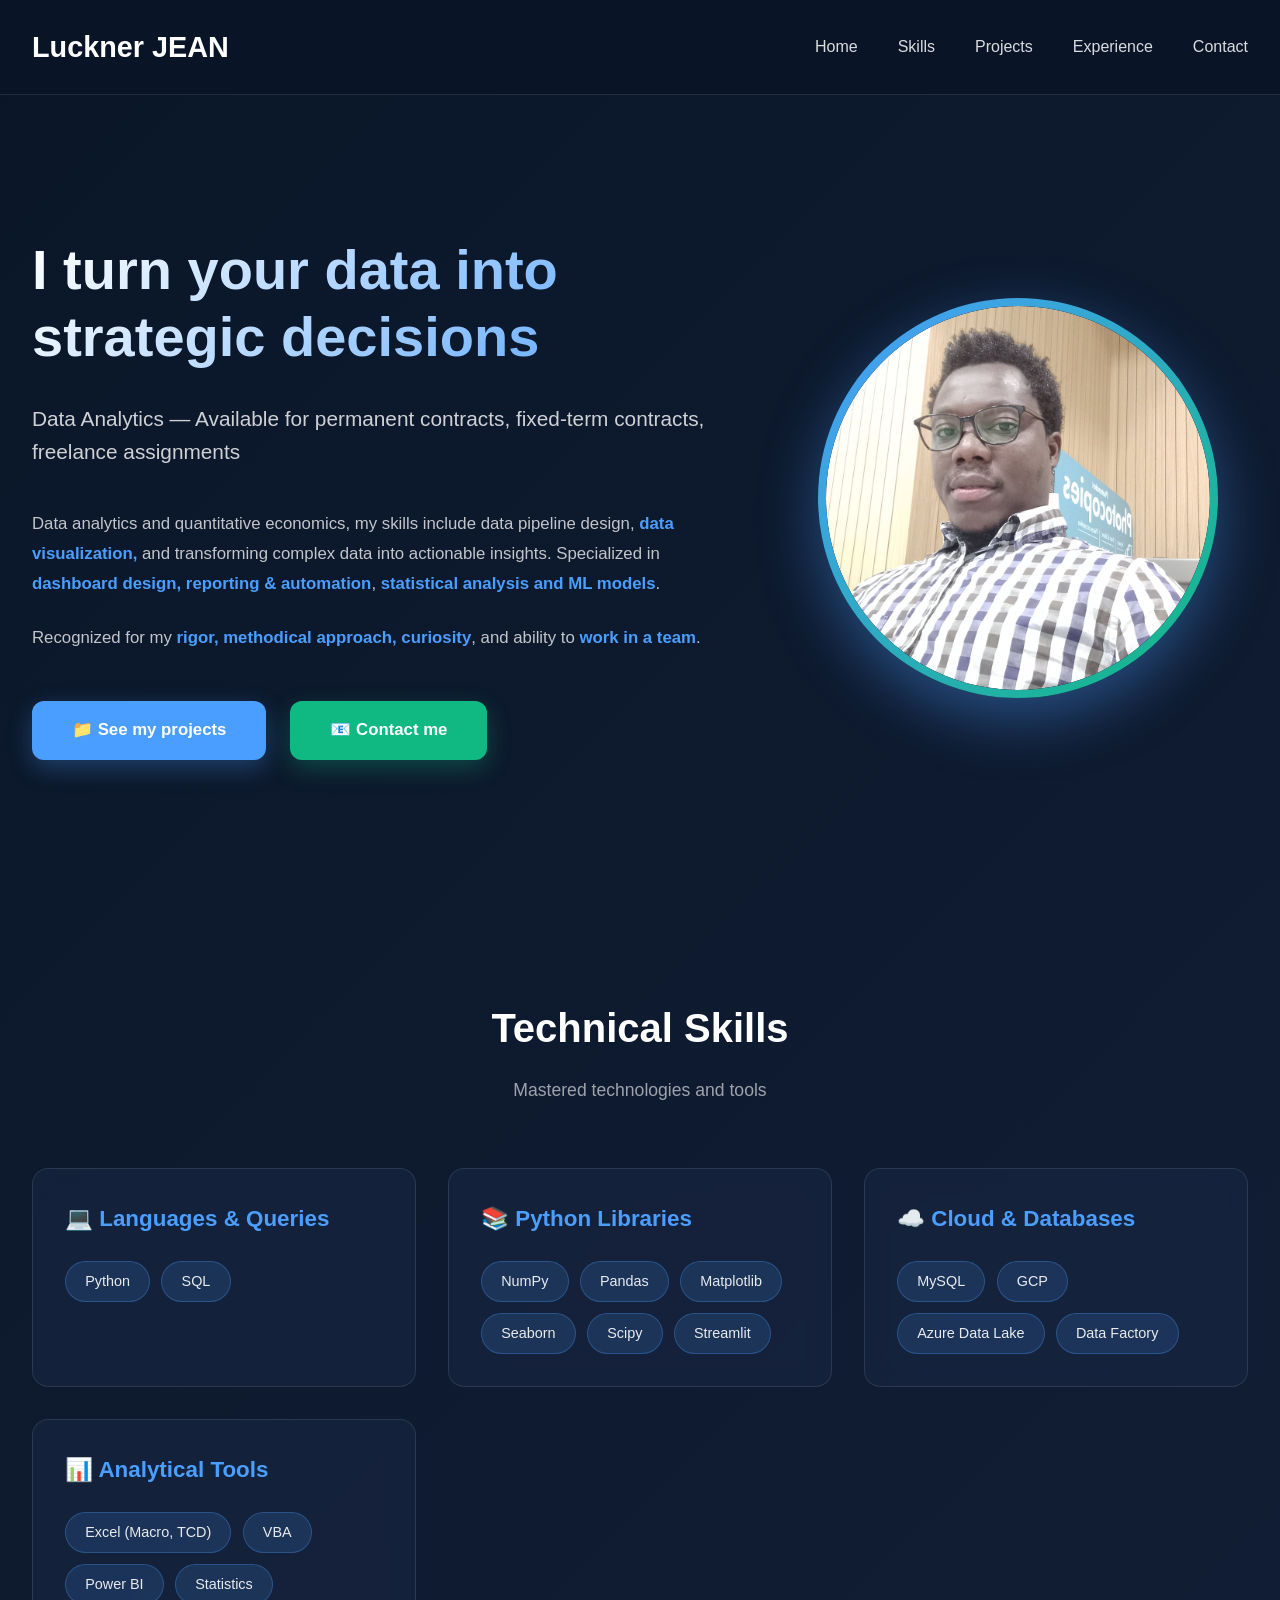
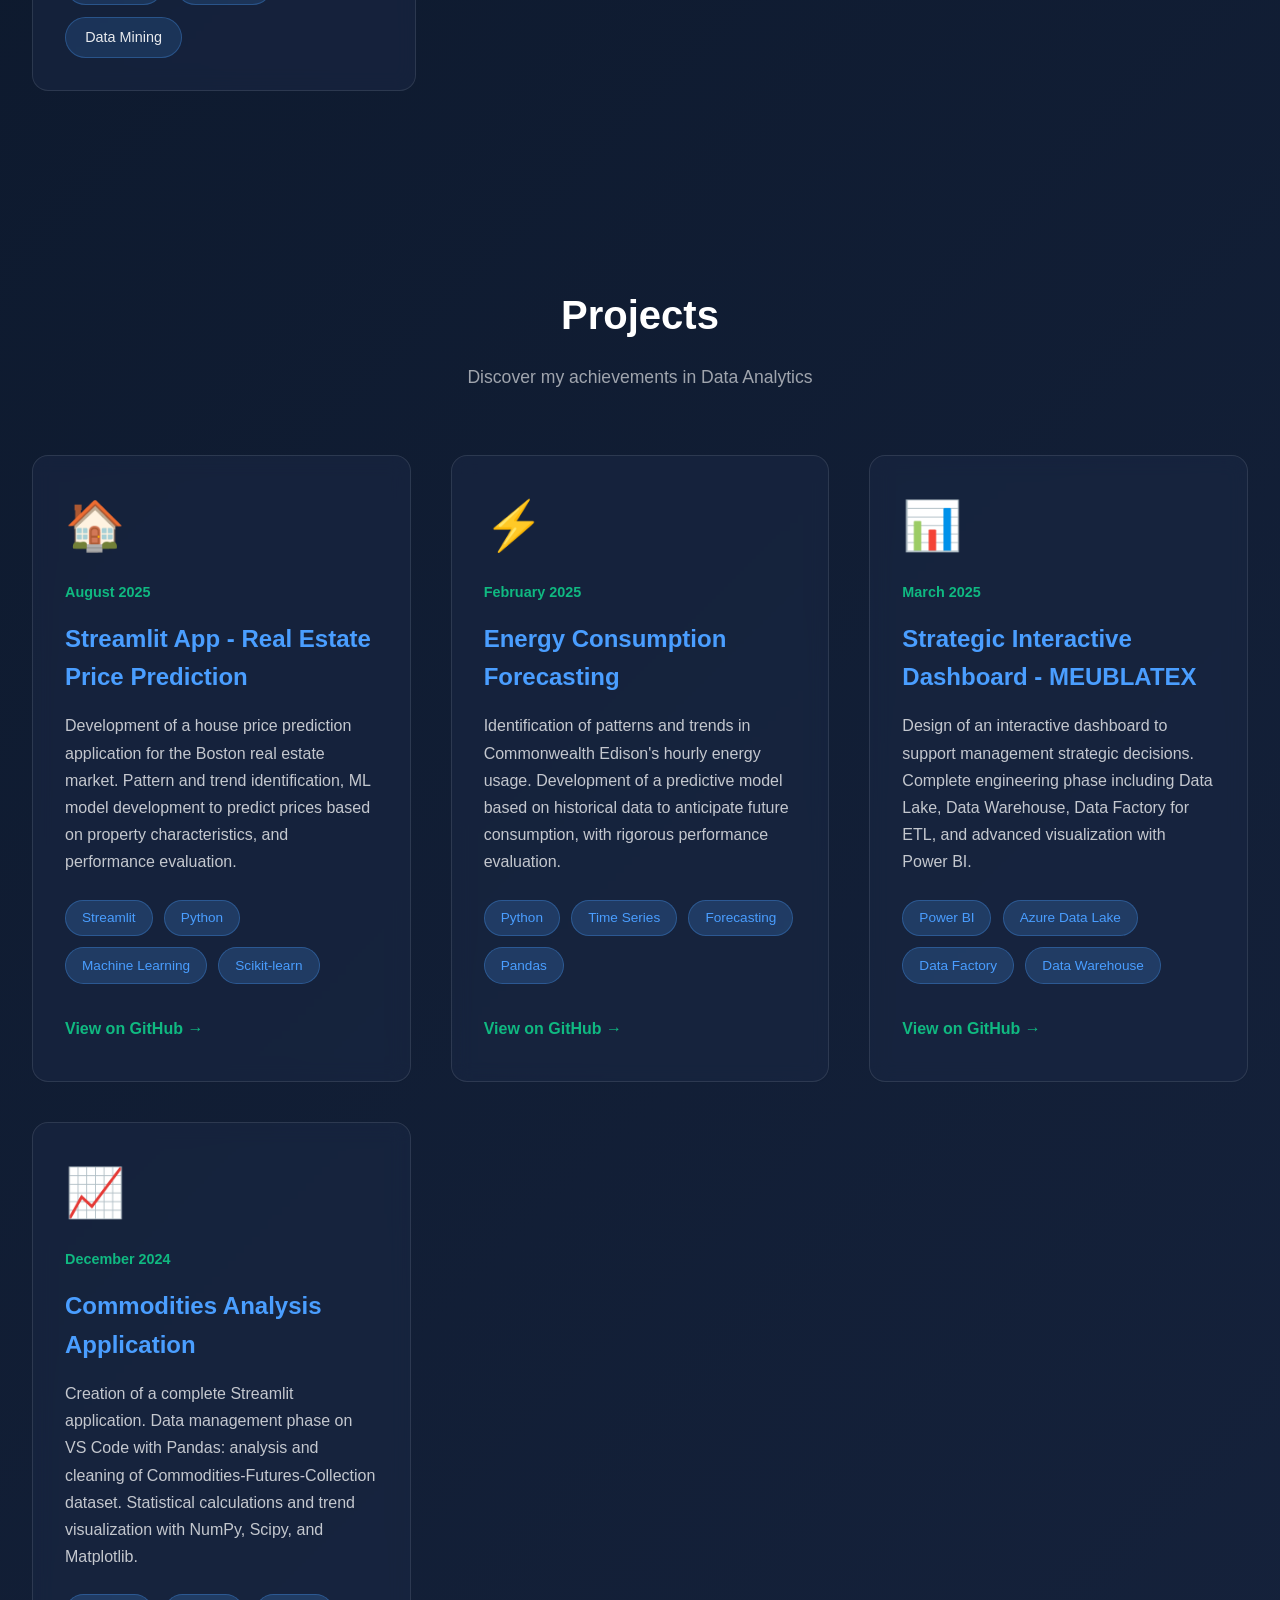
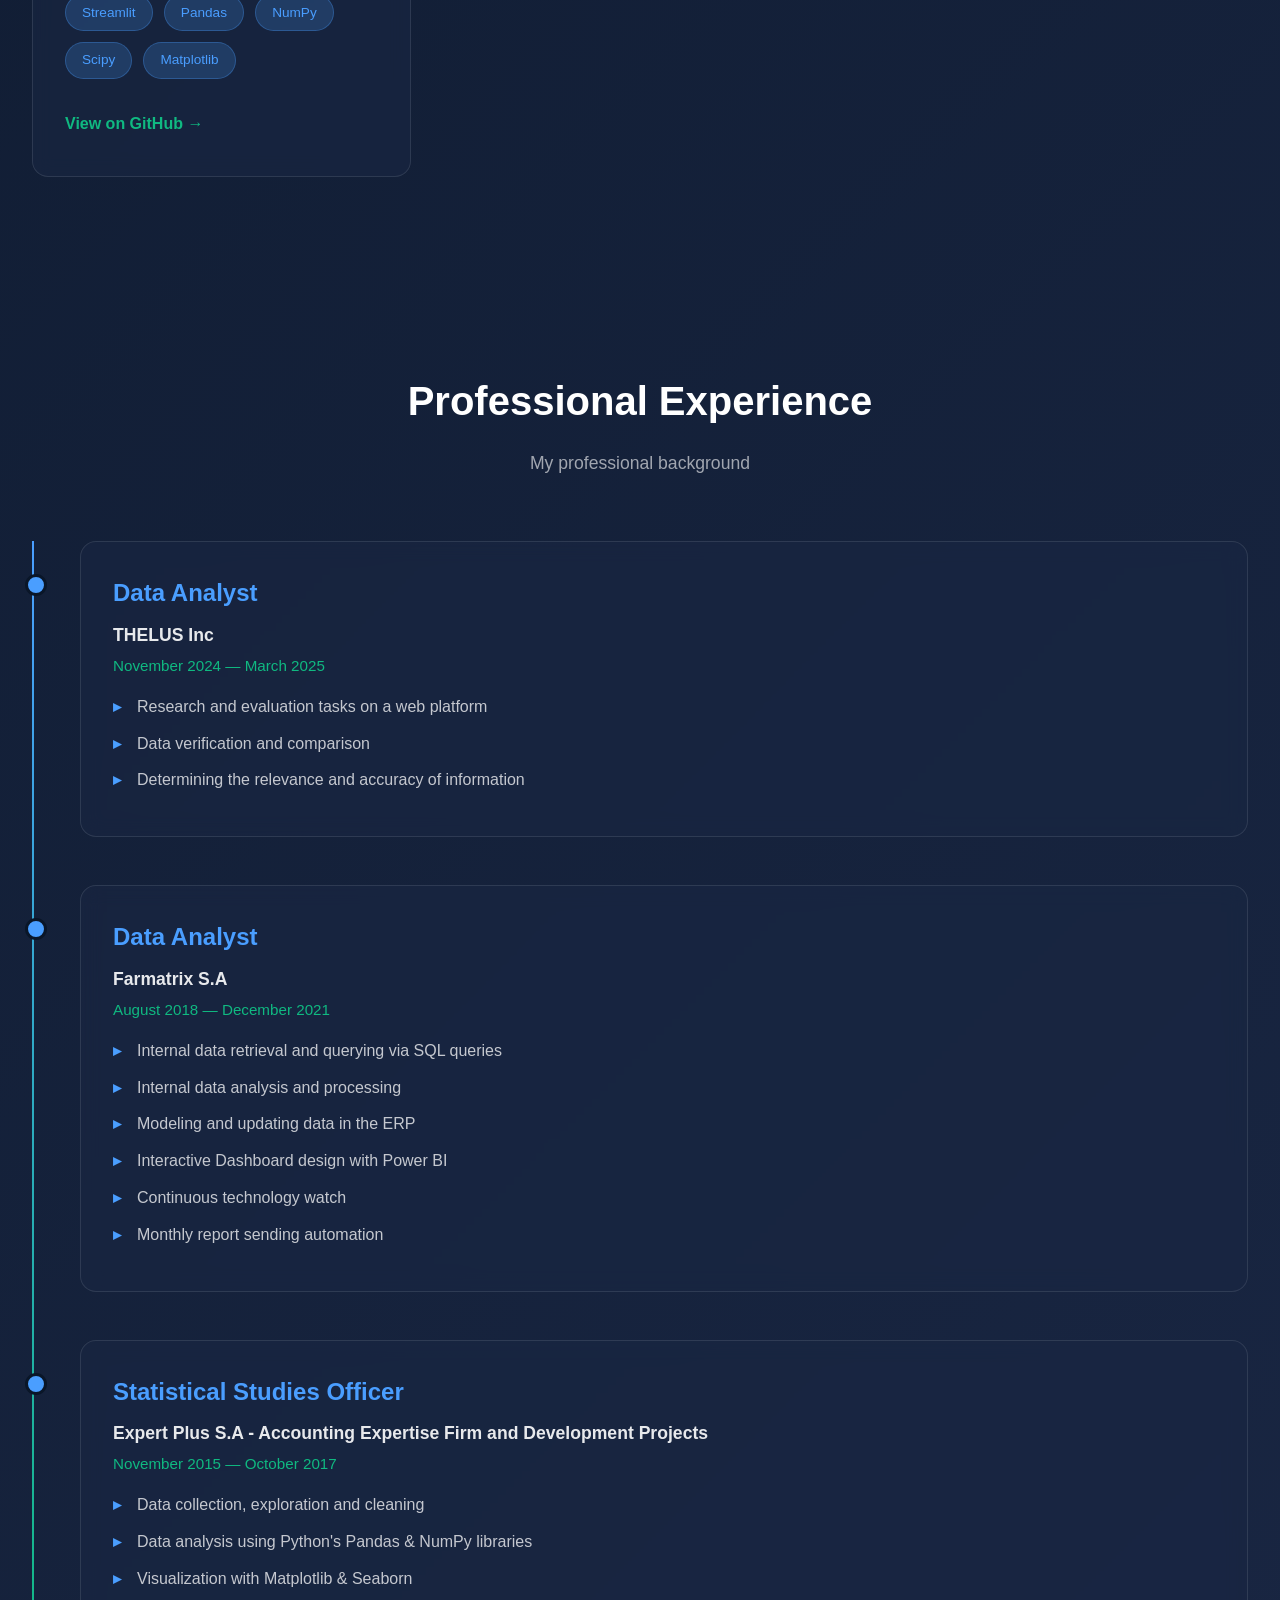
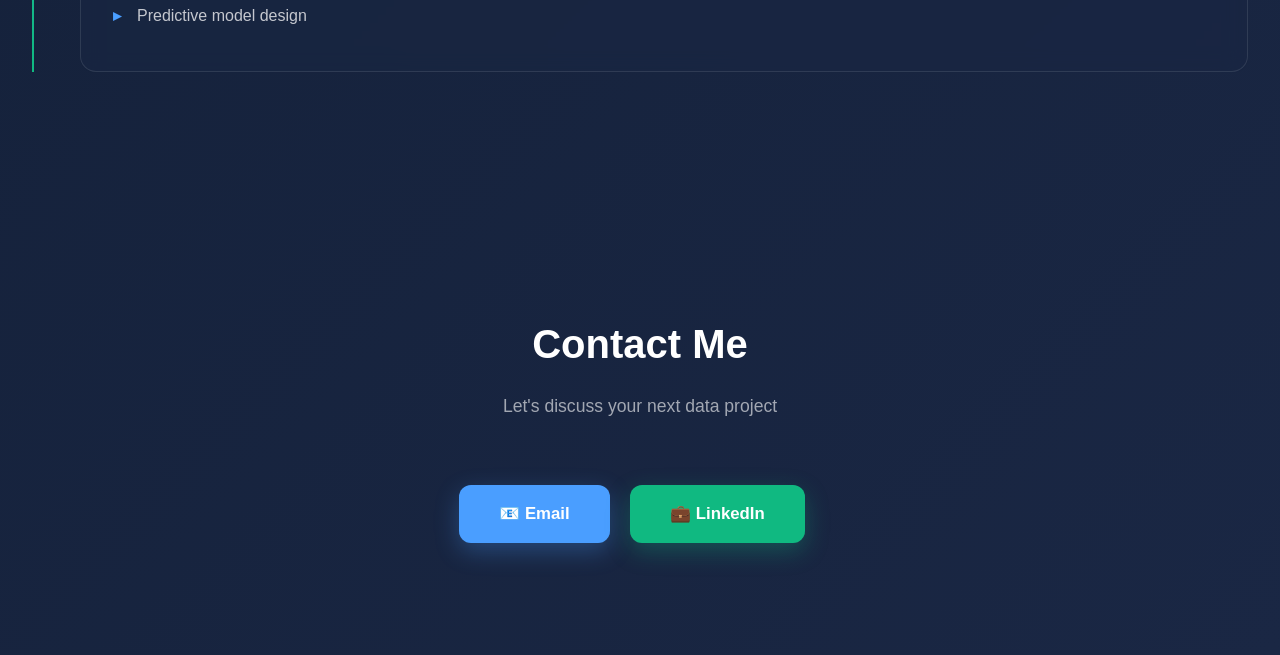
<file: index.html>
<!DOCTYPE html>
<html lang="fr">
<head>
    <meta charset="UTF-8">
    <meta name="viewport" content="width=device-width, initial-scale=1.0">
    <title>Luckner JEAN - Portfolio Data Analytics</title>
    <style>
        * {
            margin: 0;
            padding: 0;
            box-sizing: border-box;
        }

        body {
            font-family: -apple-system, BlinkMacSystemFont, 'Segoe UI', Roboto, Oxygen, Ubuntu, Cantarell, sans-serif;
            background: linear-gradient(135deg, #0a1628 0%, #1a2744 100%);
            color: #fff;
            line-height: 1.6;
        }

        nav {
            background: rgba(10, 22, 40, 0.95);
            padding: 1.5rem 0;
            position: fixed;
            width: 100%;
            top: 0;
            z-index: 1000;
            backdrop-filter: blur(10px);
            border-bottom: 1px solid rgba(255, 255, 255, 0.1);
        }

        .nav-container {
            max-width: 1400px;
            margin: 0 auto;
            padding: 0 2rem;
            display: flex;
            justify-content: space-between;
            align-items: center;
        }

        .logo {
            font-size: 1.8rem;
            font-weight: 700;
            color: #fff;
        }

        .nav-links {
            display: flex;
            gap: 2.5rem;
            list-style: none;
        }

        .nav-links a {
            color: rgba(255, 255, 255, 0.85);
            text-decoration: none;
            font-weight: 500;
            transition: color 0.3s;
            font-size: 1rem;
        }

        .nav-links a:hover {
            color: #4a9eff;
        }

        .hero {
            max-width: 1400px;
            margin: 0 auto;
            padding: 12rem 2rem 6rem;
            display: grid;
            grid-template-columns: 1.2fr 0.8fr;
            gap: 4rem;
            align-items: center;
            min-height: 100vh;
        }

        .hero-content h1 {
            font-size: 3.5rem;
            font-weight: 700;
            line-height: 1.2;
            margin-bottom: 2rem;
            background: linear-gradient(135deg, #fff 0%, #4a9eff 100%);
            -webkit-background-clip: text;
            -webkit-text-fill-color: transparent;
            background-clip: text;
        }

        .hero-subtitle {
            font-size: 1.3rem;
            color: rgba(255, 255, 255, 0.8);
            margin-bottom: 2.5rem;
            font-weight: 400;
        }

        .hero-description {
            font-size: 1.05rem;
            color: rgba(255, 255, 255, 0.75);
            margin-bottom: 1.5rem;
            line-height: 1.8;
        }

        .hero-description strong {
            color: #4a9eff;
            font-weight: 600;
        }

        .cta-buttons {
            display: flex;
            gap: 1.5rem;
            margin-top: 3rem;
        }

        .btn {
            padding: 1rem 2.5rem;
            border-radius: 12px;
            text-decoration: none;
            font-weight: 600;
            font-size: 1.05rem;
            transition: all 0.3s;
            display: inline-flex;
            align-items: center;
            gap: 0.7rem;
            cursor: pointer;
            border: none;
        }

        .btn-primary {
            background: #4a9eff;
            color: #fff;
            box-shadow: 0 8px 25px rgba(74, 158, 255, 0.3);
        }

        .btn-primary:hover {
            background: #3a8eef;
            transform: translateY(-2px);
            box-shadow: 0 12px 35px rgba(74, 158, 255, 0.4);
        }

        .btn-secondary {
            background: #10b981;
            color: #fff;
            box-shadow: 0 8px 25px rgba(16, 185, 129, 0.3);
        }

        .btn-secondary:hover {
            background: #059669;
            transform: translateY(-2px);
            box-shadow: 0 12px 35px rgba(16, 185, 129, 0.4);
        }

        .hero-image {
            position: relative;
            display: flex;
            justify-content: center;
            align-items: center;
        }

        .profile-circle {
            width: 400px;
            height: 400px;
            border-radius: 50%;
            background: linear-gradient(135deg, #4a9eff 0%, #10b981 100%);
            padding: 8px;
            box-shadow: 0 20px 60px rgba(74, 158, 255, 0.4);
            animation: float 6s ease-in-out infinite;
        }

        .profile-image {
            width: 100%;
            height: 100%;
            border-radius: 50%;
            background: #1a2744;
            display: flex;
            align-items: center;
            justify-content: center;
            font-size: 8rem;
            overflow: hidden;
            position: relative;
        }

        .profile-image img {
            width: 100%;
            height: 100%;
            object-fit: cover;
            border-radius: 50%;
        }

        @keyframes float {
            0%, 100% { transform: translateY(0px); }
            50% { transform: translateY(-20px); }
        }

        section {
            max-width: 1400px;
            margin: 0 auto;
            padding: 6rem 2rem;
        }

        .section-title {
            font-size: 2.5rem;
            text-align: center;
            margin-bottom: 1rem;
            color: #fff;
        }

        .section-subtitle {
            text-align: center;
            color: rgba(255, 255, 255, 0.6);
            margin-bottom: 4rem;
            font-size: 1.1rem;
        }

        .skills-grid {
            display: grid;
            grid-template-columns: repeat(auto-fit, minmax(300px, 1fr));
            gap: 2rem;
        }

        .skill-category {
            background: rgba(26, 39, 68, 0.6);
            border-radius: 16px;
            padding: 2rem;
            border: 1px solid rgba(255, 255, 255, 0.1);
            backdrop-filter: blur(10px);
        }

        .skill-category h3 {
            color: #4a9eff;
            margin-bottom: 1.5rem;
            font-size: 1.4rem;
            display: flex;
            align-items: center;
            gap: 0.7rem;
        }

        .skill-list {
            display: flex;
            flex-wrap: wrap;
            gap: 0.7rem;
        }

        .skill-tag {
            padding: 0.5rem 1.2rem;
            background: rgba(74, 158, 255, 0.15);
            border-radius: 25px;
            font-size: 0.9rem;
            color: rgba(255, 255, 255, 0.9);
            border: 1px solid rgba(74, 158, 255, 0.3);
        }

        .projects-grid {
            display: grid;
            grid-template-columns: repeat(auto-fit, minmax(350px, 1fr));
            gap: 2.5rem;
        }

        .project-card {
            background: rgba(26, 39, 68, 0.6);
            border-radius: 16px;
            padding: 2rem;
            border: 1px solid rgba(255, 255, 255, 0.1);
            transition: all 0.3s;
            backdrop-filter: blur(10px);
        }

        .project-card:hover {
            transform: translateY(-8px);
            box-shadow: 0 12px 40px rgba(74, 158, 255, 0.3);
            border-color: rgba(74, 158, 255, 0.5);
        }

        .project-icon {
            font-size: 3rem;
            margin-bottom: 1rem;
        }

        .project-date {
            color: #10b981;
            font-size: 0.9rem;
            font-weight: 600;
            margin-bottom: 1rem;
        }

        .project-card h3 {
            font-size: 1.5rem;
            margin-bottom: 1rem;
            color: #4a9eff;
        }

        .project-card p {
            color: rgba(255, 255, 255, 0.75);
            margin-bottom: 1.5rem;
            line-height: 1.7;
        }

        .project-tags {
            display: flex;
            flex-wrap: wrap;
            gap: 0.7rem;
            margin-bottom: 1.5rem;
        }

        .tag {
            padding: 0.4rem 1rem;
            background: rgba(74, 158, 255, 0.2);
            border-radius: 20px;
            font-size: 0.85rem;
            color: #4a9eff;
            border: 1px solid rgba(74, 158, 255, 0.3);
        }

        .project-link {
            display: inline-block;
            color: #10b981;
            text-decoration: none;
            font-weight: 600;
            transition: all 0.3s;
            padding: 0.5rem 0;
        }

        .project-link:hover {
            color: #4a9eff;
            transform: translateX(5px);
        }

        .experience-timeline {
            position: relative;
            padding-left: 3rem;
        }

        .experience-timeline::before {
            content: '';
            position: absolute;
            left: 0;
            top: 0;
            bottom: 0;
            width: 2px;
            background: linear-gradient(180deg, #4a9eff 0%, #10b981 100%);
        }

        .experience-item {
            position: relative;
            margin-bottom: 3rem;
            background: rgba(26, 39, 68, 0.6);
            border-radius: 16px;
            padding: 2rem;
            border: 1px solid rgba(255, 255, 255, 0.1);
            backdrop-filter: blur(10px);
        }

        .experience-item::before {
            content: '';
            position: absolute;
            left: -3.5rem;
            top: 2rem;
            width: 16px;
            height: 16px;
            border-radius: 50%;
            background: #4a9eff;
            border: 3px solid #0a1628;
        }

        .experience-header {
            margin-bottom: 1rem;
        }

        .experience-title {
            font-size: 1.5rem;
            color: #4a9eff;
            margin-bottom: 0.5rem;
        }

        .experience-company {
            font-size: 1.1rem;
            color: rgba(255, 255, 255, 0.9);
            font-weight: 600;
        }

        .experience-date {
            color: #10b981;
            font-size: 0.95rem;
            margin-top: 0.3rem;
        }

        .experience-tasks {
            list-style: none;
            margin-top: 1rem;
        }

        .experience-tasks li {
            color: rgba(255, 255, 255, 0.75);
            margin-bottom: 0.7rem;
            padding-left: 1.5rem;
            position: relative;
            line-height: 1.6;
        }

        .experience-tasks li::before {
            content: '▸';
            position: absolute;
            left: 0;
            color: #4a9eff;
            font-weight: bold;
        }

        @media (max-width: 968px) {
            .hero {
                grid-template-columns: 1fr;
                text-align: center;
                padding-top: 10rem;
            }

            .hero-content h1 {
                font-size: 2.5rem;
            }

            .cta-buttons {
                justify-content: center;
            }

            .nav-links {
                gap: 1.5rem;
                font-size: 0.9rem;
            }

            .profile-circle {
                width: 300px;
                height: 300px;
            }

            .profile-image {
                font-size: 6rem;
            }

            .experience-timeline {
                padding-left: 2rem;
            }

            .experience-item::before {
                left: -2.5rem;
            }
        }

        @media (max-width: 640px) {
            .nav-links {
                display: none;
            }

            .hero-content h1 {
                font-size: 2rem;
            }

            .cta-buttons {
                flex-direction: column;
            }

            .projects-grid, .skills-grid {
                grid-template-columns: 1fr;
            }
        }
    </style>
</head>
<body>
    <nav>
        <div class="nav-container">
            <div class="logo">Luckner JEAN</div>
            <ul class="nav-links">
                <li><a href="#home">Home</a></li>
                <li><a href="#skills">Skills</a></li>
                <li><a href="#projects">Projects</a></li>
                <li><a href="#experience">Experience</a></li>
                <li><a href="#contact">Contact</a></li>
            </ul>
        </div>
    </nav>

    <section class="hero" id="home">
        <div class="hero-content">
            <h1>I turn your data into strategic decisions</h1>
            
            <p class="hero-subtitle">Data Analytics — Available for permanent contracts, fixed-term contracts, freelance assignments</p>
            
            <p class="hero-description">
                Data analytics and quantitative economics, my skills include data pipeline design, <strong>data visualization,</strong> and transforming complex data into actionable insights. Specialized in <strong>dashboard design, reporting & automation</strong>, <strong>statistical analysis and ML models</strong>.
            </p>
            
            <p class="hero-description">
               Recognized for my <strong>rigor, methodical approach, curiosity</strong>, and ability to <strong>work in a team</strong>.
            </p>

            <div class="cta-buttons">
                <a href="#projects" class="btn btn-primary">
                    📁 See my projects
                </a>
                <a href="#contact" class="btn btn-secondary">
                    📧 Contact me
                </a>
            </div>
        </div>

        <div class="hero-image">
            <div class="profile-circle">
                <div class="profile-image">
                    <img src="profile.jpg" alt="Luckner JEAN">
                </div>
            </div>
        </div>
    </section>

    <section id="skills">
        <h2 class="section-title">Technical Skills</h2>
        <p class="section-subtitle">Mastered technologies and tools</p>
        
        <div class="skills-grid">
            <div class="skill-category">
                <h3>💻 Languages & Queries</h3>
                <div class="skill-list">
                    <span class="skill-tag">Python</span>
                    <span class="skill-tag">SQL</span>
                </div>
            </div>

            <div class="skill-category">
                <h3>📚 Python Libraries</h3>
                <div class="skill-list">
                    <span class="skill-tag">NumPy</span>
                    <span class="skill-tag">Pandas</span>
                    <span class="skill-tag">Matplotlib</span>
                    <span class="skill-tag">Seaborn</span>
                    <span class="skill-tag">Scipy</span>
                    <span class="skill-tag">Streamlit</span>
                </div>
            </div>

            <div class="skill-category">
                <h3>☁️ Cloud & Databases</h3>
                <div class="skill-list">
                    <span class="skill-tag">MySQL</span>
                    <span class="skill-tag">GCP</span>
                    <span class="skill-tag">Azure Data Lake</span>
                    <span class="skill-tag">Data Factory</span>
                </div>
            </div>

            <div class="skill-category">
                <h3>📊 Analytical Tools</h3>
                <div class="skill-list">
                    <span class="skill-tag">Excel (Macro, TCD)</span>
                    <span class="skill-tag">VBA</span>
                    <span class="skill-tag">Power BI</span>
                    <span class="skill-tag">Statistics</span>
                    <span class="skill-tag">Data Mining</span>
                </div>
            </div>
        </div>
    </section>

    <section id="projects">
        <h2 class="section-title">Projects</h2>
        <p class="section-subtitle">Discover my achievements in Data Analytics</p>
        
        <div class="projects-grid">
            <!-- PROJET 1 -->
            <div class="project-card">
                <div class="project-icon">🏠</div>
                <div class="project-date">August 2025</div>
                <h3>Streamlit App - Real Estate Price Prediction</h3>
                <p>Development of a house price prediction application for the Boston real estate market. Pattern and trend identification, ML model development to predict prices based on property characteristics, and performance evaluation.</p>
                <div class="project-tags">
                    <span class="tag">Streamlit</span>
                    <span class="tag">Python</span>
                    <span class="tag">Machine Learning</span>
                    <span class="tag">Scikit-learn</span>
                </div>
                <!-- CHANGEZ CETTE URL par votre lien GitHub ou Streamlit -->
                <a href="https://github.com/JL-D24/Streamlit-Application-Forecast" class="project-link" target="_blank">View on GitHub →</a>
            </div>

            <!-- PROJET 2 -->
            <div class="project-card">
                <div class="project-icon">⚡</div>
                <div class="project-date">February 2025</div>
                <h3>Energy Consumption Forecasting</h3>
                <p>Identification of patterns and trends in Commonwealth Edison's hourly energy usage. Development of a predictive model based on historical data to anticipate future consumption, with rigorous performance evaluation.</p>
                <div class="project-tags">
                    <span class="tag">Python</span>
                    <span class="tag">Time Series</span>
                    <span class="tag">Forecasting</span>
                    <span class="tag">Pandas</span>
                </div>
                <!-- CHANGEZ CETTE URL -->
                <a href="https://github.com/JL-D24/ML-Energy-Consumption-Forecasting-" class="project-link" target="_blank">View on GitHub →</a>
            </div>

            <!-- PROJET 3 -->
            <div class="project-card">
                <div class="project-icon">📊</div>
                <div class="project-date">March 2025</div>
                <h3>Strategic Interactive Dashboard - MEUBLATEX</h3>
                <p>Design of an interactive dashboard to support management strategic decisions. Complete engineering phase including Data Lake, Data Warehouse, Data Factory for ETL, and advanced visualization with Power BI.</p>
                <div class="project-tags">
                    <span class="tag">Power BI</span>
                    <span class="tag">Azure Data Lake</span>
                    <span class="tag">Data Factory</span>
                    <span class="tag">Data Warehouse</span>
                </div>
                <!-- CHANGEZ CETTE URL -->
                <a href="https://github.com/JL-D24/Dashbord-Financial-Analyst" class="project-link" target="_blank">View on GitHub →</a>
            </div>

            <!-- PROJET 4 -->
            <div class="project-card">
                <div class="project-icon">📈</div>
                <div class="project-date">December 2024</div>
                <h3>Commodities Analysis Application</h3>
                <p>Creation of a complete Streamlit application. Data management phase on VS Code with Pandas: analysis and cleaning of Commodities-Futures-Collection dataset. Statistical calculations and trend visualization with NumPy, Scipy, and Matplotlib.</p>
                <div class="project-tags">
                    <span class="tag">Streamlit</span>
                    <span class="tag">Pandas</span>
                    <span class="tag">NumPy</span>
                    <span class="tag">Scipy</span>
                    <span class="tag">Matplotlib</span>
                </div>
                <!-- CHANGEZ CETTE URL -->
                <a href="https://github.com/JL-D24/Streamlit-Application-Project" class="project-link" target="_blank">View on GitHub →</a>
            </div>
        </div>
    </section>

    <section id="experience">
        <h2 class="section-title">Professional Experience</h2>
        <p class="section-subtitle">My professional background</p>
        
        <div class="experience-timeline">
            <div class="experience-item">
                <div class="experience-header">
                    <h3 class="experience-title">Data Analyst</h3>
                    <p class="experience-company">THELUS Inc</p>
                    <p class="experience-date">November 2024 — March 2025</p>
                </div>
                <ul class="experience-tasks">
                    <li>Research and evaluation tasks on a web platform</li>
                    <li>Data verification and comparison</li>
                    <li>Determining the relevance and accuracy of information</li>
                </ul>
            </div>

            <div class="experience-item">
                <div class="experience-header">
                    <h3 class="experience-title">Data Analyst</h3>
                    <p class="experience-company">Farmatrix S.A</p>
                    <p class="experience-date">August 2018 — December 2021</p>
                </div>
                <ul class="experience-tasks">
                    <li>Internal data retrieval and querying via SQL queries</li>
                    <li>Internal data analysis and processing</li>
                    <li>Modeling and updating data in the ERP</li>
                    <li>Interactive Dashboard design with Power BI</li>
                    <li>Continuous technology watch</li>
                    <li>Monthly report sending automation</li>
                </ul>
            </div>

            <div class="experience-item">
                <div class="experience-header">
                    <h3 class="experience-title">Statistical Studies Officer</h3>
                    <p class="experience-company">Expert Plus S.A - Accounting Expertise Firm and Development Projects</p>
                    <p class="experience-date">November 2015 — October 2017</p>
                </div>
                <ul class="experience-tasks">
                    <li>Data collection, exploration and cleaning</li>
                    <li>Data analysis using Python's Pandas & NumPy libraries</li>
                    <li>Visualization with Matplotlib & Seaborn</li>
                    <li>Predictive model design</li>
                </ul>
            </div>
        </div>
    </section>

    <section id="contact" style="text-align: center;">
        <h2 class="section-title">Contact Me</h2>
        <p class="section-subtitle">Let's discuss your next data project</p>
        
        <div style="margin-top: 3rem;">
            <a href="mailto:luckner.ljean@gmail.com" class="btn btn-primary" style="margin: 0 1rem 1rem 0;">
                📧 Email
            </a>
            <a href="https://www.linkedin.com/in/luckner-jean-285051152/" class="btn btn-secondary" style="margin: 0 1rem 1rem 0;" target="_blank">
                💼 LinkedIn
            </a>
        </div>
    </section>

    <script>
        document.querySelectorAll('a[href^="#"]').forEach(anchor => {
            anchor.addEventListener('click', function (e) {
                e.preventDefault();
                const target = document.querySelector(this.getAttribute('href'));
                if (target) {
                    target.scrollIntoView({ behavior: 'smooth', block: 'start' });
                }
            });
        });
    </script>
</body>
</html>
</file>
